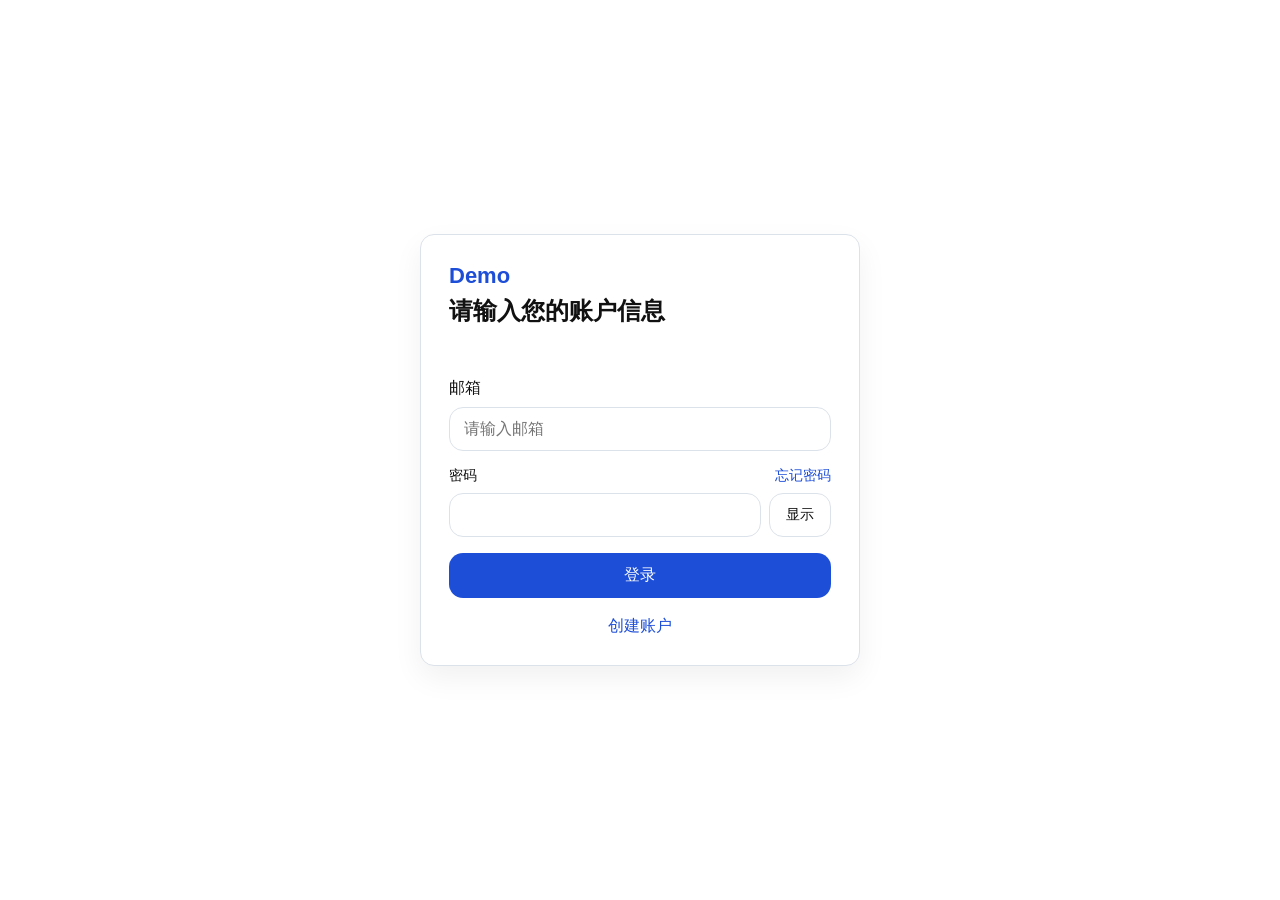
<file: frontend/index.html>
<!doctype html>
<html lang="zh-CN">
  <head>
    <meta charset="UTF-8" />
    <meta name="viewport" content="width=device-width, initial-scale=1.0" />
    <title>Demo - 登录</title>
    <link rel="stylesheet" href="./assets/styles.css" />
  </head>
  <body class="auth-page">
    <main class="auth-shell">
      <section class="card auth-card" aria-labelledby="auth-title">
        <p class="product-name">Demo</p>
        <h1 id="auth-title">请输入您的账户信息</h1>

        <div id="global-message" class="message" aria-live="polite"></div>

        <form id="login-form" novalidate>
          <label class="field">
            <span>邮箱</span>
            <input id="login-email" name="email" type="email" autocomplete="email" placeholder="请输入邮箱" required />
          </label>

          <div class="password-head">
            <span>密码</span>
            <a href="#" class="inline-link">忘记密码</a>
          </div>
          <label class="field">
            <div class="password-wrap">
              <input id="login-password" name="password" type="password" autocomplete="current-password" required />
              <button type="button" class="ghost-btn" data-toggle-password="login-password" aria-label="切换密码可见性">
                显示
              </button>
            </div>
          </label>

          <button type="submit" class="primary-btn">登录</button>
        </form>

        <p class="create-account-wrap">
          <a href="./register.html" class="inline-link">创建账户</a>
        </p>
      </section>
    </main>

    <script type="module" src="./js/auth.js"></script>
  </body>
</html>
</file>
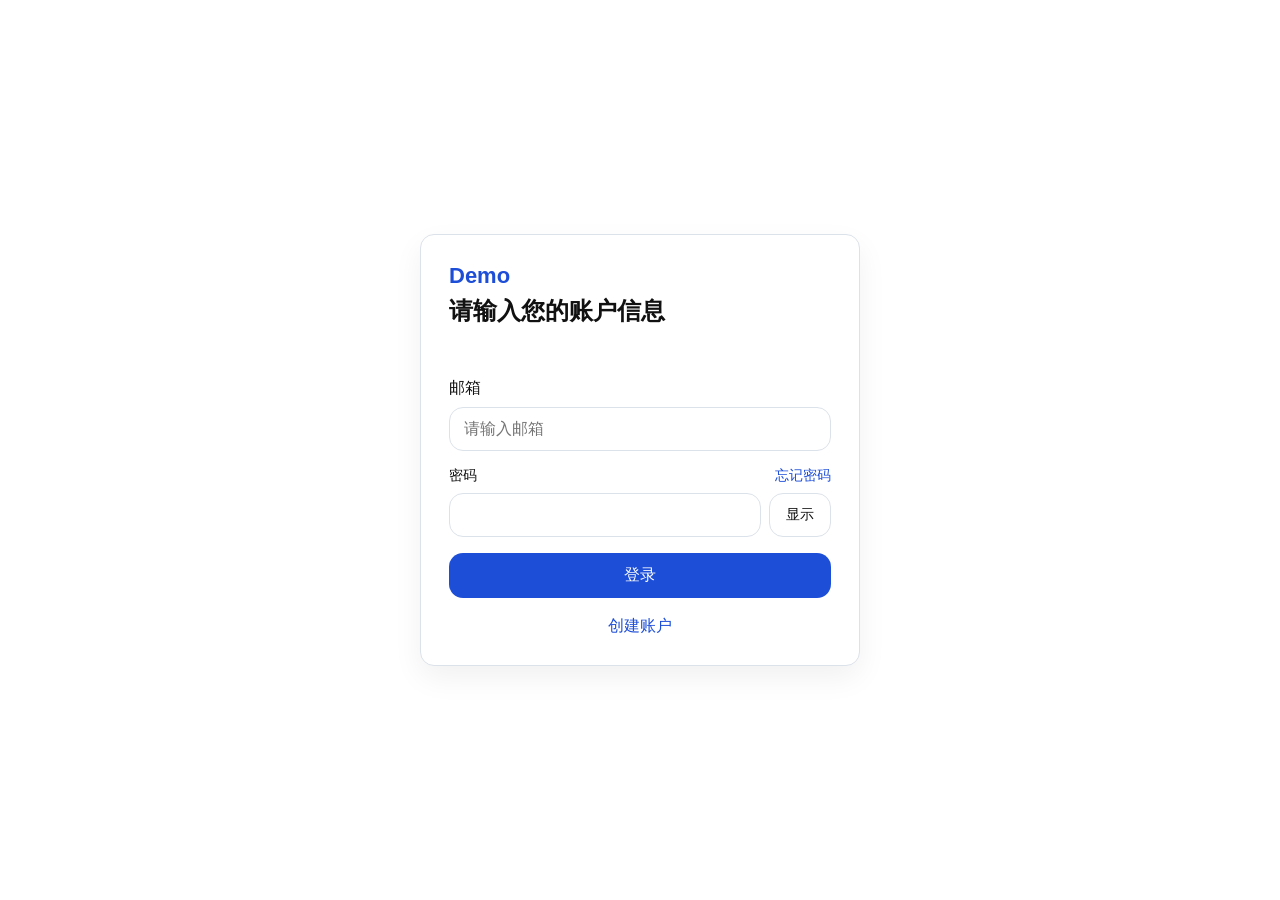
<file: frontend/sandbox/index.html>
<!doctype html>
<html lang="zh-CN">
  <head>
    <meta charset="UTF-8" />
    <meta name="viewport" content="width=device-width, initial-scale=1.0" />
    <title>QoS 路径编排工作台</title>
    <link rel="stylesheet" href="../assets/styles.css" />
  </head>
  <body>
    <main class="workspace-shell">
      <header class="workspace-header workspace-banner">
        <div>
          <h1>QoS 编排工作台</h1>
        </div>
        <button id="logout-btn" class="ghost-btn">退出登录</button>
      </header>

      <div class="workspace-main-grid">
        <div class="workspace-left">
          <section class="card">
            <h2>多模态输入路径</h2>
            <form id="path-form" novalidate>
              <label class="field">
                <span>选择异常检测模型</span>
                <select id="model-type" required>
                  <option value="CFM">CFM (图像 + 点云)</option>
                  <option value="Jigsaw">Jigsaw (视频 + 图像)</option>
                </select>
              </label>

              <!-- CFM模式输入 -->
              <div id="cfm-inputs">
                <label class="field">
                  <span>RGB 图像路径</span>
                  <input id="business-image-path" type="text" placeholder="例如: D:/data-driven_2/datasets/mvtec3d/cable_gland/train/good/rgb/000.png" required />
                </label>

                <label class="field">
                  <span>点云文件路径（.tif/.tiff）</span>
                  <input id="point-cloud-path" type="text" placeholder="例如: D:/data-driven_2/datasets/mvtec3d/cable_gland/train/good/tiff/000.tiff" required />
                </label>
              </div>

              <!-- Jigsaw模式输入 -->
              <div id="jigsaw-inputs" style="display:none;">
                <label class="field">
                  <span>视频文件路径 (.avi/.mp4)</span>
                  <input id="video-path" type="text" placeholder="例如: D:/data-driven_2/Jigsaw-VAD-main/Avenue Dataset/testing_videos/01.avi" />
                </label>

                <label class="field">
                  <span>辅助图像路径 (可选)</span>
                  <input id="aux-image-path" type="text" placeholder="例如: D:/data-driven_2/datasets/mvtec3d/cable_gland/train/good/rgb/000.png" />
                </label>
              </div>

              <button type="submit" class="secondary-btn">保存路径</button>
            </form>
          </section>

          <section class="card">
            <h2>填写虚拟计算资源需求</h2>
            <form id="resource-form" novalidate>
              <div class="grid-two">
                <label class="field">
                  <span>vCPU（核）</span>
                  <input id="vcpu" type="number" min="1" step="1" value="2" required />
                </label>
                <label class="field">
                  <span>内存（GB）</span>
                  <input id="memory" type="number" min="1" step="1" value="2" required />
                </label>
                <label class="field">
                  <span>存储（GB）</span>
                  <input id="storage" type="number" min="1" step="1" value="2" required />
                </label>
                <label class="field">
                  <span>带宽（Mbps）</span>
                  <input id="bandwidth" type="number" min="1" step="1" value="2" required />
                </label>
              </div>

              <label class="field">
                <span>数据库资源模板</span>
                <div class="grid-two">
                  <select id="resource-profile" required>
                    <option value="">请选择数据库中的可用资源</option>
                  </select>
                  <button id="refresh-resource-btn" type="button" class="ghost-btn">刷新资源</button>
                </div>
              </label>
              <div id="resource-load-message" class="message" aria-live="polite"></div>

              <button id="run-orchestration-btn" type="submit" class="primary-btn">提交并开始编排</button>
            </form>
          </section>

          <section class="card">
            <h2>物理资源可视化</h2>
            <div id="visualization-container">
              <canvas id="resource-canvas"></canvas>
            </div>
            <div id="visualization-message" class="message" aria-live="polite"></div>
          </section>

          <section class="card">
            <h2>添加物理节点资源</h2>
            <form id="add-node-form" novalidate>
              <div class="grid-two">
                <label class="field">
                  <span>CPU负载率(0-1)</span>
                  <input id="node-cpu" type="number" min="0" max="1" step="0.01" value="0.5" required />
                </label>
                <label class="field">
                  <span>内存负载率(0-1)</span>
                  <input id="node-memory" type="number" min="0" max="1" step="0.01" value="0.5" required />
                </label>
                <label class="field">
                  <span>能耗系数(0-1)</span>
                  <input id="node-energy" type="number" min="0" max="1" step="0.01" value="0.5" required />
                </label>
                <label class="field">
                  <span>vCPU（核）</span>
                  <input id="node-vcpu" type="number" min="1" step="1" value="16" required />
                </label>
                <label class="field">
                  <span>内存（GB）</span>
                  <input id="node-memory-gb" type="number" min="1" step="1" value="32" required />
                </label>
                <label class="field">
                  <span>存储（GB）</span>
                  <input id="node-storage" type="number" min="1" step="1" value="500" required />
                </label>
                <label class="field">
                  <span>带宽（Mbps）</span>
                  <input id="node-bandwidth" type="number" min="1" step="1" value="10000" required />
                </label>
              </div>
              <button id="add-node-btn" type="submit" class="secondary-btn">保存节点</button>
              <div id="add-node-message" class="message" aria-live="polite"></div>
            </form>
          </section>

          <section class="card">
            <h2>添加物理链路资源</h2>
            <form id="add-link-form" novalidate>
              <div class="grid-two">
                <label class="field">
                  <span>源节点ID</span>
                  <input id="link-src-node" type="number" min="0" step="1" placeholder="例如: 0" required />
                </label>
                <label class="field">
                  <span>目标节点ID</span>
                  <input id="link-dst-node" type="number" min="0" step="1" placeholder="例如: 1" required />
                </label>
                <label class="field">
                  <span>带宽(归一化0-2)</span>
                  <input id="link-bandwidth" type="number" min="0" max="2" step="0.1" value="1.0" required />
                </label>
                <label class="field">
                  <span>时延(ms)</span>
                  <input id="link-latency" type="number" min="0" step="1" value="10" required />
                </label>
                <label class="field">
                  <span>路径ID</span>
                  <input id="link-path-id" type="number" min="0" step="1" value="0" required />
                </label>
              </div>
              <button id="add-link-btn" type="submit" class="secondary-btn">保存链路</button>
              <div id="add-link-message" class="message" aria-live="polite"></div>
            </form>
          </section>

          <section class="card">
            <h2>删除物理资源</h2>
            <form id="delete-resource-form" novalidate>
              <label class="field">
                <span>选择要删除的资源</span>
                <select id="delete-resource-select" required>
                  <option value="">请选择要删除的资源</option>
                </select>
              </label>
              <div id="delete-resource-message" class="message" aria-live="polite"></div>
              <button id="delete-resource-btn" type="submit" class="danger-btn">删除资源</button>
            </form>
          </section>
        </div>

        <div class="workspace-right">
          <section class="card result-panel">
            <h2>编排结果</h2>
            <div id="orchestration-message" class="message" aria-live="polite"></div>
            <pre id="orchestration-result" class="result-box">暂无结果</pre>
            <button id="download-btn" class="secondary-btn" disabled>下载编排结果</button>
          </section>

          <section class="card result-panel">
            <h2>编排结果可视化</h2>
            <div id="result-visualization-status" class="message" aria-live="polite"></div>
            <div id="result-visualization-container">
              <canvas id="result-canvas"></canvas>
            </div>
          </section>
        </div>
      </div>
    </main>

    <script type="module" src="./path-workflow.js"></script>
  </body>
</html>
</file>
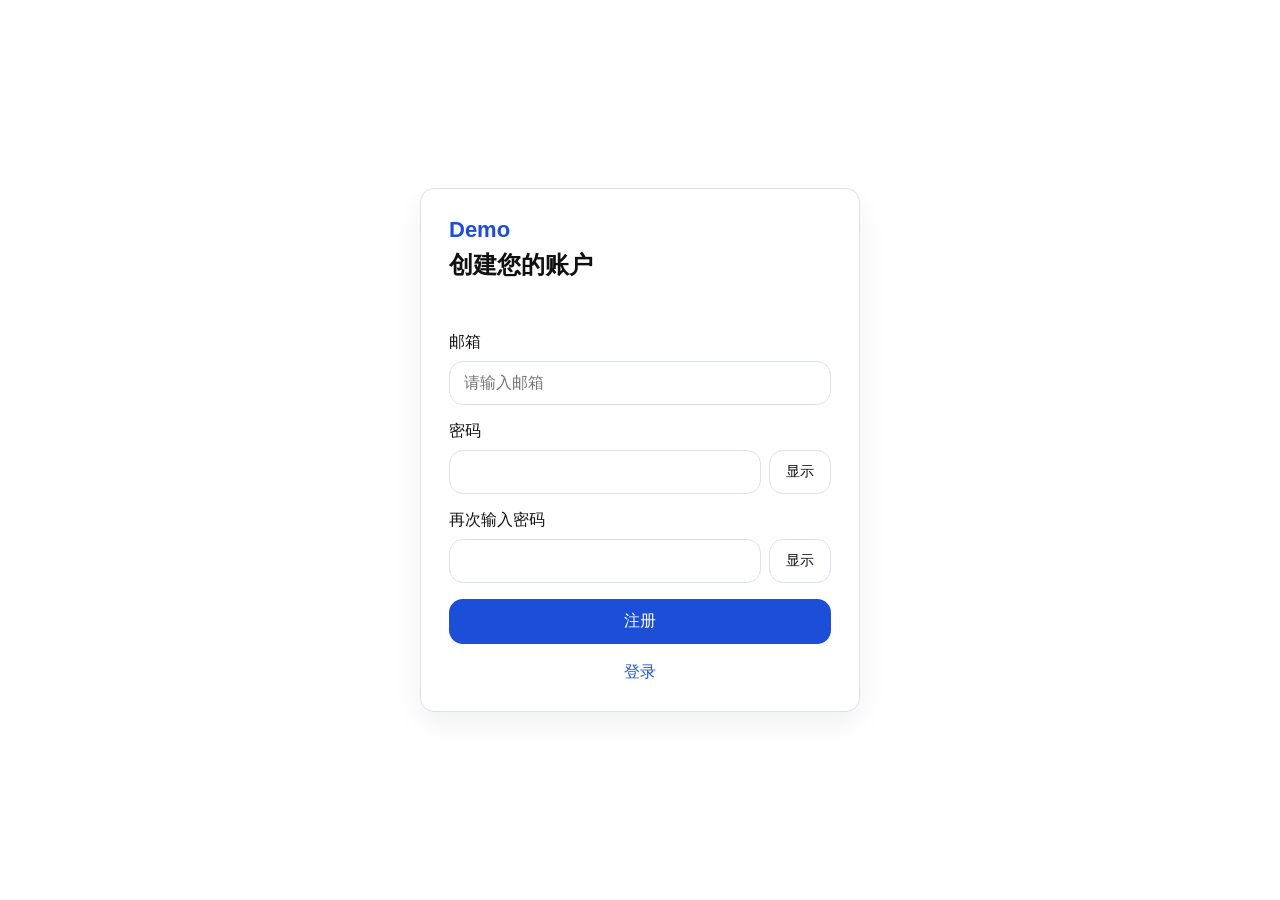
<file: frontend/register.html>
<!doctype html>
<html lang="zh-CN">
  <head>
    <meta charset="UTF-8" />
    <meta name="viewport" content="width=device-width, initial-scale=1.0" />
    <title>Demo - 注册</title>
    <link rel="stylesheet" href="./assets/styles.css" />
  </head>
  <body class="auth-page">
    <main class="auth-shell">
      <section class="card auth-card" aria-labelledby="register-title">
        <p class="product-name">Demo</p>
        <h1 id="register-title">创建您的账户</h1>

        <div id="register-message" class="message" aria-live="polite"></div>

        <form id="register-form" novalidate>
          <label class="field">
            <span>邮箱</span>
            <input id="register-email" name="email" type="email" autocomplete="email" placeholder="请输入邮箱" required />
          </label>

          <label class="field">
            <span>密码</span>
            <div class="password-wrap">
              <input id="register-password" name="password" type="password" autocomplete="new-password" required />
              <button type="button" class="ghost-btn" data-toggle-password="register-password" aria-label="切换密码可见性">
                显示
              </button>
            </div>
          </label>

          <label class="field">
            <span>再次输入密码</span>
            <div class="password-wrap">
              <input id="register-confirm-password" name="confirmPassword" type="password" autocomplete="new-password" required />
              <button type="button" class="ghost-btn" data-toggle-password="register-confirm-password" aria-label="切换密码可见性">
                显示
              </button>
            </div>
          </label>

          <button type="submit" class="primary-btn">注册</button>
        </form>

        <p class="create-account-wrap">
          <a href="./index.html" class="inline-link">登录</a>
        </p>
      </section>
    </main>

    <script type="module" src="./js/register.js"></script>
  </body>
</html>
</file>
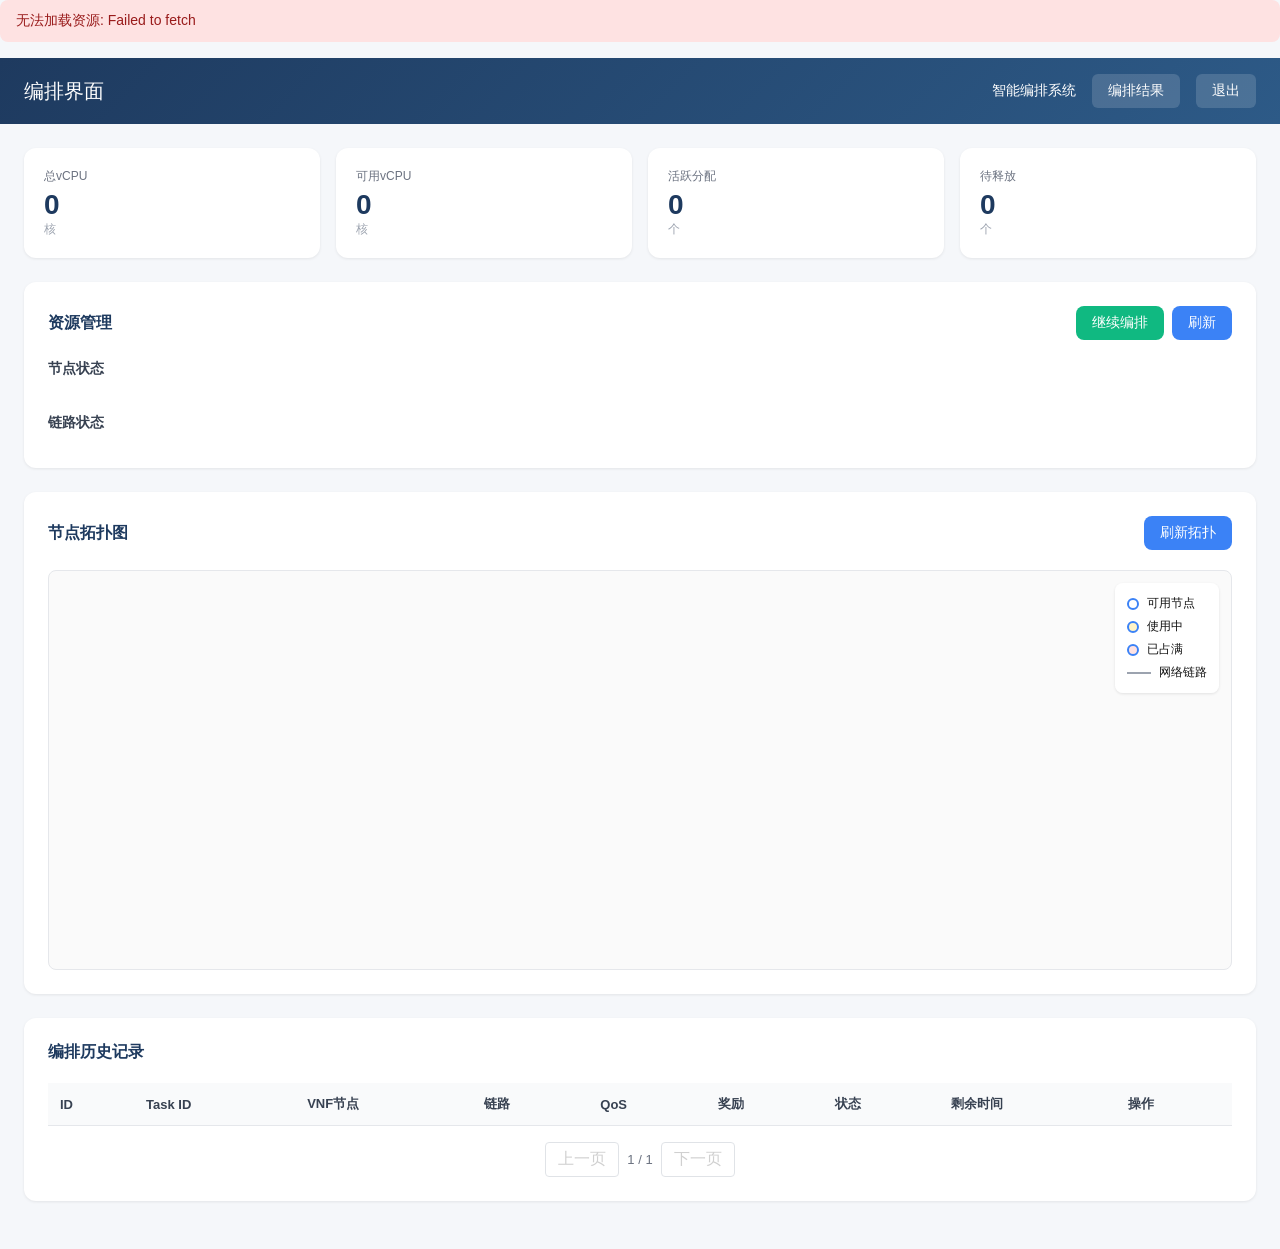
<file: frontend/sandbox/step6-orchestration-visualization.html>
<!doctype html>
<html lang="zh-CN">
  <head>
    <meta charset="UTF-8" />
    <meta name="viewport" content="width=device-width, initial-scale=1.0" />
    <title>编排界面 - 资源管理与编排结果</title>
    <link rel="stylesheet" href="../assets/styles.css" />
    <style>
      * { box-sizing: border-box; margin: 0; padding: 0; }
      body { font-family: -apple-system, BlinkMacSystemFont, 'Segoe UI', Roboto, sans-serif; background: #f5f7fa; min-height: 100vh; }

      /* Header */
      .header { background: linear-gradient(135deg, #1e3a5f 0%, #2d5a87 100%); padding: 16px 24px; color: #fff; display: flex; justify-content: space-between; align-items: center; }
      .header h1 { font-size: 20px; font-weight: 500; }
      .header .user-info { display: flex; align-items: center; gap: 16px; font-size: 14px; }
      .logout-btn { background: rgba(255,255,255,0.15); border: none; color: #fff; padding: 8px 16px; border-radius: 6px; cursor: pointer; }
      .logout-btn:hover { background: rgba(255,255,255,0.25); }

      /* Main */
      .main { max-width: 1400px; margin: 0 auto; padding: 24px; }

      /* Stats Bar */
      .stats-bar { display: grid; grid-template-columns: repeat(4, 1fr); gap: 16px; margin-bottom: 24px; }
      .stat-card { background: #fff; border-radius: 12px; padding: 20px; box-shadow: 0 1px 3px rgba(0,0,0,0.08); }
      .stat-card .label { font-size: 12px; color: #6b7280; margin-bottom: 4px; }
      .stat-card .value { font-size: 28px; font-weight: 600; color: #1e3a5f; }
      .stat-card .unit { font-size: 12px; color: #9ca3af; }

      /* Section */
      .section { background: #fff; border-radius: 12px; padding: 24px; margin-bottom: 24px; box-shadow: 0 1px 3px rgba(0,0,0,0.08); }
      .section-title { font-size: 16px; font-weight: 600; color: #1e3a5f; margin-bottom: 20px; display: flex; align-items: center; justify-content: space-between; }

      /* Node Visualization */
      .nodes-grid { display: grid; grid-template-columns: repeat(5, 1fr); gap: 24px; }
      .node-card { text-align: center; }
      .node-sphere { width: 120px; height: 120px; margin: 0 auto 12px; position: relative; }
      .sphere-bg { width: 100%; height: 100%; border-radius: 50%; background: linear-gradient(135deg, #e5e7eb 0%, #d1d5db 100%); position: relative; overflow: hidden; border: 3px solid #e5e7eb; }
      .sphere-fill { position: absolute; bottom: 0; left: 0; right: 0; background: linear-gradient(180deg, #3b82f6 0%, #2563eb 100%); transition: height 0.8s ease; border-radius: 0 0 50% 50%; }
      .sphere-fill.warning { background: linear-gradient(180deg, #f59e0b 0%, #d97706 100%); }
      .sphere-fill.danger { background: linear-gradient(180deg, #ef4444 0%, #dc2626 100%); }
      .sphere-fill.waiting { animation: pulse 1s infinite; }
      @keyframes pulse { 0%, 100% { opacity: 1; } 50% { opacity: 0.6; } }
      .node-label { font-size: 14px; font-weight: 600; color: #374151; }
      .node-info { font-size: 12px; color: #6b7280; margin-top: 4px; }
      .node-services { font-size: 11px; color: #9ca3af; }

      /* 链路卡片样式 */
      .link-card { background: #fff; border: 1px solid #e5e7eb; border-radius: 12px; padding: 16px; }
      .link-header { display: flex; justify-content: space-between; align-items: center; margin-bottom: 12px; }
      .link-id { font-size: 14px; font-weight: 600; color: #374151; }
      .link-status { font-size: 12px; font-weight: 500; }
      .link-path { display: flex; align-items: center; gap: 12px; margin-bottom: 12px; }
      .node-tag { background: #e5e7eb; color: #374151; font-size: 12px; font-weight: 600; padding: 4px 10px; border-radius: 6px; min-width: 32px; text-align: center; }
      .link-line-container { flex: 1; position: relative; height: 12px; }
      .link-line-bg { position: absolute; width: 100%; height: 100%; background: #e5e7eb; border-radius: 4px; }
      .link-line-fill { position: absolute; left: 0; top: 0; height: 100%; border-radius: 4px; transition: width 0.3s ease; min-width: 2px; }
      .link-percent-text { position: absolute; right: 4px; top: 50%; transform: translateY(-50%); font-size: 9px; font-weight: 600; }
      .link-info { display: flex; justify-content: space-between; font-size: 12px; color: #6b7280; margin-top: 4px; }
      .link-services { padding: 2px 8px; border-radius: 4px; font-size: 11px; font-weight: 500; }

      /* Service Count Badge */
      .service-badge { position: absolute; top: -4px; right: -4px; background: #10b981; color: #fff; font-size: 11px; font-weight: 600; padding: 4px 8px; border-radius: 10px; min-width: 20px; }

      /* Action Panel */
      .action-panel { display: flex; gap: 16px; align-items: center; flex-wrap: wrap; }
      .orch-btn { background: #3b82f6; color: #fff; border: none; padding: 12px 32px; border-radius: 8px; font-size: 16px; font-weight: 500; cursor: pointer; transition: all 0.2s; }
      .orch-btn:hover { background: #2563eb; transform: translateY(-1px); }
      .orch-btn:disabled { background: #94a3b8; cursor: not-allowed; transform: none; }
      .orch-btn.loading { background: #3b82f6; animation: pulse 1s infinite; }
      .orch-btn.secondary { background: #6b7280; }
      .orch-btn.secondary:hover { background: #4b5563; }

      /* QoS Input */
      .qos-inputs { display: flex; gap: 16px; flex-wrap: wrap; }
      .qos-item { display: flex; align-items: center; gap: 8px; }
      .qos-item label { font-size: 13px; color: #6b7280; min-width: 60px; }
      .qos-item input { width: 100px; padding: 8px 12px; border: 1px solid #d1d5db; border-radius: 6px; font-size: 14px; }
      .qos-item input:focus { outline: none; border-color: #3b82f6; }

      /* History Table */
      .history-table { width: 100%; border-collapse: collapse; }
      .history-table th, .history-table td { padding: 12px; text-align: left; border-bottom: 1px solid #e5e7eb; font-size: 13px; }
      .history-table th { background: #f9fafb; font-weight: 600; color: #374151; }
      .history-table tr:hover { background: #f9fafb; }
      .status-badge { display: inline-block; padding: 4px 10px; border-radius: 12px; font-size: 11px; font-weight: 500; }
      .status-badge.active { background: #dcfce7; color: #166534; }
      .status-badge.released { background: #e5e7eb; color: #6b7280; }
      .status-badge.failed { background: #fee2e2; color: #dc2626; }
      .timer { color: #6b7280; font-size: 12px; }
      .timer.warning { color: #f59e0b; }
      .timer.danger { color: #ef4444; }

      /* Message */
      .message { padding: 12px 16px; border-radius: 8px; margin-bottom: 16px; font-size: 14px; }
      .message.info { background: #dbeafe; color: #1e40af; }
      .message.success { background: #dcfce7; color: #166534; }
      .message.warning { background: #fef3c7; color: #92400e; }
      .message.error { background: #fee2e2; color: #991b1b; }

      /* Feature List */
      .feature-list { display: grid; grid-template-columns: repeat(2, 1fr); gap: 12px; margin-bottom: 20px; }
      .feature-item { display: flex; align-items: center; gap: 12px; padding: 12px 16px; background: #f9fafb; border-radius: 8px; }
      .feature-item .icon { width: 32px; height: 32px; border-radius: 8px; display: flex; align-items: center; justify-content: center; font-size: 16px; }
      .feature-item .icon.green { background: #dcfce7; }
      .feature-item .icon.blue { background: #dbeafe; }
      .feature-item .icon.yellow { background: #fef3c7; }
      .feature-item .icon.purple { background: #ede9fe; }
      .feature-item .text { font-size: 13px; color: #374151; }

      /* 节点拓扑图 */
      .topology-container { width: 100%; height: 400px; border: 1px solid #e5e7eb; border-radius: 8px; background: #fafafa; position: relative; overflow: hidden; }
      .topology-svg { width: 100%; height: 100%; }
      .topology-node { cursor: pointer; transition: transform 0.2s; }
      .topology-node:hover { transform: scale(1.1); }
      .topology-node circle { stroke: #3b82f6; stroke-width: 2; }
      .topology-node text { font-size: 14px; font-weight: 600; fill: #1e3a5f; text-anchor: middle; dominant-baseline: middle; }
      .topology-node .node-bg { fill: #fff; }
      .topology-node .node-bg.used { fill: #fef3c7; }
      .topology-node .node-bg.full { fill: #fee2e2; }
      .topology-link { stroke: #9ca3af; stroke-width: 2; marker-end: url(#arrowhead); }
      .topology-link .link-label { font-size: 11px; fill: #6b7280; }
      .topology-legend { position: absolute; top: 12px; right: 12px; background: rgba(255,255,255,0.95); padding: 12px; border-radius: 8px; font-size: 12px; box-shadow: 0 1px 3px rgba(0,0,0,0.1); }
      .legend-item { display: flex; align-items: center; gap: 8px; margin-bottom: 6px; }
      .legend-item:last-child { margin-bottom: 0; }
      .legend-circle { width: 12px; height: 12px; border-radius: 50%; border: 2px solid #3b82f6; }
      .legend-line { width: 24px; height: 2px; background: #9ca3af; }

      /* Loading */
      .loading-overlay { position: fixed; inset: 0; background: rgba(255,255,255,0.9); display: flex; align-items: center; justify-content: center; z-index: 100; }
      .loading-overlay .spinner { width: 40px; height: 40px; border: 3px solid #e5e7eb; border-top-color: #3b82f6; border-radius: 50%; animation: spin 0.8s linear infinite; }
      @keyframes spin { to { transform: rotate(360deg); } }
    </style>
  </head>
  <body>
    <div id="message"></div>
    <div class="header">
      <h1>编排界面</h1>
      <div class="user-info">
        <span>智能编排系统</span>
        <button class="logout-btn" onclick="window.location.href='step6-result.html'">编排结果</button>
        <button class="logout-btn" onclick="logout()">退出</button>
      </div>
    </div>

    <div class="main">
      <!-- 统计 -->
      <div class="stats-bar">
        <div class="stat-card">
          <div class="label">总vCPU</div>
          <div class="value" id="total-vcpu">0</div>
          <div class="unit">核</div>
        </div>
        <div class="stat-card">
          <div class="label">可用vCPU</div>
          <div class="value" id="free-vcpu">0</div>
          <div class="unit">核</div>
        </div>
        <div class="stat-card">
          <div class="label">活跃分配</div>
          <div class="value" id="active-allocations">0</div>
          <div class="unit">个</div>
        </div>
        <div class="stat-card">
          <div class="label">待释放</div>
          <div class="value" id="pending-release">0</div>
          <div class="unit">个</div>
        </div>
      </div>

      <!-- 资源管理 -->
      <div class="section">
        <div class="section-title">
          资源管理
          <div style="display: flex; gap: 8px;">
            <button class="orch-btn" onclick="continueOrchestration()" style="padding: 8px 16px; font-size: 14px; background: #10b981;">继续编排</button>
            <button class="orch-btn" onclick="refreshResources()" style="padding: 8px 16px; font-size: 14px;">刷新</button>
          </div>
        </div>

        <!-- 节点状态 -->
        <div style="margin-bottom: 24px;">
          <h4 style="font-size: 14px; color: #374151; margin-bottom: 12px;">节点状态</h4>
          <div class="nodes-grid" id="nodes-grid"></div>
        </div>

        <!-- 链路状态 -->
        <div>
          <h4 style="font-size: 14px; color: #374151; margin-bottom: 12px;">链路状态</h4>
          <div id="links-list" style="display: grid; grid-template-columns: repeat(auto-fill, minmax(280px, 1fr)); gap: 12px;"></div>
        </div>
      </div>

      <!-- 节点拓扑图 -->
      <div class="section">
        <div class="section-title">
          节点拓扑图
          <button class="orch-btn" onclick="renderTopology()" style="padding: 8px 16px; font-size: 14px;">刷新拓扑</button>
        </div>
        <div class="topology-container" id="topology-container">
          <svg class="topology-svg" id="topology-svg">
            <defs>
              <marker id="arrowhead" markerWidth="10" markerHeight="7" refX="9" refY="3.5" orient="auto">
                <polygon points="0 0, 10 3.5, 0 7" fill="#9ca3af" />
              </marker>
            </defs>
          </svg>
          <div class="topology-legend">
            <div class="legend-item">
              <div class="legend-circle" style="background:#fff;"></div>
              <span>可用节点</span>
            </div>
            <div class="legend-item">
              <div class="legend-circle" style="background:#fef3c7;"></div>
              <span>使用中</span>
            </div>
            <div class="legend-item">
              <div class="legend-circle" style="background:#fee2e2;"></div>
              <span>已占满</span>
            </div>
            <div class="legend-item">
              <div class="legend-line"></div>
              <span>网络链路</span>
            </div>
          </div>
        </div>
      </div>

      <!-- 添加资源对话框 -->
      <div id="add-resource-dialog" style="display: none; position: fixed; inset: 0; background: rgba(0,0,0,0.5); z-index: 1000; align-items: center; justify-content: center;">
        <div style="background: #fff; border-radius: 12px; padding: 24px; width: 400px; max-height: 80vh; overflow-y: auto;">
          <h3 style="font-size: 18px; margin-bottom: 20px;">添加资源</h3>

          <div style="margin-bottom: 16px;">
            <label style="display: block; font-size: 14px; color: #374151; margin-bottom: 8px;">资源类型</label>
            <select id="add-resource-type" style="width: 100%; padding: 10px; border: 1px solid #d1d5db; border-radius: 6px;" onchange="toggleResourceForm()">
              <option value="node">计算节点</option>
              <option value="link">网络链路</option>
            </select>
          </div>

          <!-- 节点表单 -->
          <div id="node-form">
            <div style="margin-bottom: 12px;">
              <label style="display: block; font-size: 13px; color: #6b7280;">节点ID</label>
              <input type="number" id="add-node-id" value="5" min="0" max="100" style="width: 100%; padding: 10px; border: 1px solid #d1d5db; border-radius: 6px;" />
            </div>
            <div style="margin-bottom: 12px;">
              <label style="display: block; font-size: 13px; color: #6b7280;">vCPU数量</label>
              <input type="number" id="add-node-vcpu" value="16" min="1" max="128" style="width: 100%; padding: 10px; border: 1px solid #d1d5db; border-radius: 6px;" />
            </div>
            <div style="margin-bottom: 12px;">
              <label style="display: block; font-size: 13px; color: #6b7280;">内存(GB)</label>
              <input type="number" id="add-node-memory" value="64" min="1" max="512" style="width: 100%; padding: 10px; border: 1px solid #d1d5db; border-radius: 6px;" />
            </div>
          </div>

          <!-- 链路表单 -->
          <div id="link-form" style="display: none;">
            <div style="margin-bottom: 12px;">
              <label style="display: block; font-size: 13px; color: #6b7280;">链路ID</label>
              <input type="number" id="add-link-id" value="8" min="0" max="100" style="width: 100%; padding: 10px; border: 1px solid #d1d5db; border-radius: 6px;" />
            </div>
            <div style="margin-bottom: 12px;">
              <label style="display: block; font-size: 13px; color: #6b7280;">源节点</label>
              <input type="number" id="add-link-src" value="0" min="0" max="100" style="width: 100%; padding: 10px; border: 1px solid #d1d5db; border-radius: 6px;" />
            </div>
            <div style="margin-bottom: 12px;">
              <label style="display: block; font-size: 13px; color: #6b7280;">目标节点</label>
              <input type="number" id="add-link-dst" value="1" min="0" max="100" style="width: 100%; padding: 10px; border: 1px solid #d1d5db; border-radius: 6px;" />
            </div>
            <div style="margin-bottom: 12px;">
              <label style="display: block; font-size: 13px; color: #6b7280;">带宽(Gbps)</label>
              <input type="number" id="add-link-bw" value="10" min="1" max="100" style="width: 100%; padding: 10px; border: 1px solid #d1d5db; border-radius: 6px;" />
            </div>
          </div>

          <div style="display: flex; gap: 12px; margin-top: 20px;">
            <button onclick="addResource()" class="orch-btn" style="flex: 1;">确认添加</button>
            <button onclick="closeAddResourceDialog()" class="orch-btn secondary" style="flex: 1; background: #6b7280;">取消</button>
          </div>
        </div>
      </div>

      <!-- 历史记录 -->
      <div class="section">
        <div class="section-title">编排历史记录</div>
        <table class="history-table">
          <thead>
            <tr>
              <th>ID</th>
              <th>Task ID</th>
              <th>VNF节点</th>
              <th>链路</th>
              <th>QoS</th>
              <th>奖励</th>
              <th>状态</th>
              <th>剩余时间</th>
              <th>操作</th>
            </tr>
          </thead>
          <tbody id="history-body"></tbody>
        </table>
        <!-- 分页 -->
        <div class="pagination" id="pagination" style="display: flex; justify-content: center; align-items: center; gap: 8px; margin-top: 16px;">
          <button onclick="changePage(-1)" id="prev-btn" style="padding: 6px 12px; border: 1px solid #d1d5db; background: #fff; border-radius: 4px; cursor: pointer;">上一页</button>
          <span id="page-info" style="font-size: 13px; color: #6b7280;">1 / 1</span>
          <button onclick="changePage(1)" id="next-btn" style="padding: 6px 12px; border: 1px solid #d1d5db; background: #fff; border-radius: 4px; cursor: pointer;">下一页</button>
        </div>
      </div>
    </div>

    <div class="loading-overlay" id="loading" style="display: none;">
      <div class="spinner"></div>
    </div>

    <script>
      const API_BASE = "http://127.0.0.1:8001";
      let resources = {};
      let historyData = [];
      let currentPage = 1;
      const pageSize = 10;
      let linksData = {};

      // 初始化
      async function init() {
        await loadResources();
        await loadLinks();
        await loadHistory();
        startRefreshTimer();
      }

      // 加载资源
      async function loadResources() {
        try {
          const resp = await fetch(`${API_BASE}/api/resources?t=${Date.now()}`);
          resources = await resp.json();
          console.log('loadResources:', JSON.stringify(resources));
          renderNodes();
          updateStats();
        } catch (e) {
          showMessage("无法加载资源: " + e.message, "error");
        }
      }

      // 加载链路
      async function loadLinks() {
        try {
          const resp = await fetch(`${API_BASE}/api/links?t=${Date.now()}`);
          linksData = await resp.json();
          console.log('loadLinks:', JSON.stringify(linksData));

          // 同时获取历史记录来确定活跃链路
          const historyResp = await fetch(`${API_BASE}/api/history?t=${Date.now()}`);
          const historyData = await historyResp.json();

          // 节点索引到名称的映射
          const indexToNode = {0: 'edge-1', 1: 'edge-2', 2: 'edge-3', 3: 'cloud-1', 4: 'cloud-2'};
          // 链路索引到ID的映射
          const indexToLink = {
            0: 'link-edge-1-2', 1: 'link-edge-2-3', 2: 'link-edge-1-3',
            3: 'link-edge-1-cloud1', 4: 'link-edge-2-cloud1', 5: 'link-edge-3-cloud2',
            6: 'link-cloud1-2', 7: 'link-edge-1-cloud2', 8: 'link-edge-2-cloud2'
          };
          // 节点到链路的映射
          const nodeToLink = {
            'edge-1-edge-2': 'link-edge-1-2', 'edge-2-edge-1': 'link-edge-1-2',
            'edge-1-edge-3': 'link-edge-1-3', 'edge-3-edge-1': 'link-edge-1-3',
            'edge-2-edge-3': 'link-edge-2-3', 'edge-3-edge-2': 'link-edge-2-3',
            'edge-1-cloud-1': 'link-edge-1-cloud1', 'cloud-1-edge-1': 'link-edge-1-cloud1',
            'edge-1-cloud-2': 'link-edge-1-cloud2', 'cloud-2-edge-1': 'link-edge-1-cloud2',
            'edge-2-cloud-1': 'link-edge-2-cloud1', 'cloud-1-edge-2': 'link-edge-2-cloud1',
            'edge-3-cloud-2': 'link-edge-3-cloud2', 'cloud-2-edge-3': 'link-edge-3-cloud2',
            'cloud-1-cloud-2': 'link-cloud1-2', 'cloud-2-cloud-1': 'link-cloud1-2'
          };

          // 构建活跃节点集合和链路使用量
          const activeNodes = new Set();
          const linkUsage = {}; // link_name -> used bandwidth

          historyData.forEach(h => {
            if (h.status === 'active') {
              // 收集活跃节点
              if (h.node_allocation) {
                Object.keys(h.node_allocation).forEach(n => activeNodes.add(n));
              }
              // 计算活跃链路的带宽使用
              if (h.link_path) {
                Object.values(h.link_path).forEach(lp => {
                  // 首先尝试使用link_id数字索引
                  if (lp.link_id !== undefined && lp.link_id !== null) {
                    const linkId = indexToLink[lp.link_id];
                    if (linkId) {
                      const bw = lp.bandwidth || 0.25;
                      linkUsage[linkId] = (linkUsage[linkId] || 0) + bw;
                      console.log('Found link by index:', lp.link_id, '->', linkId, 'bw:', bw);
                    }
                  }
                  // 如果link_id无效，尝试通过src/dst节点查找
                  if (!linkUsage[Object.keys(linkUsage).pop()] && lp.src !== undefined && lp.dst !== undefined) {
                    const srcNode = indexToNode[lp.src];
                    const dstNode = indexToNode[lp.dst];
                    if (srcNode && dstNode) {
                      const linkKey = `${srcNode}-${dstNode}`;
                      const linkId = nodeToLink[linkKey] || nodeToLink[`${dstNode}-${srcNode}`];
                      if (linkId) {
                        const bw = lp.bandwidth || 0.25;
                        linkUsage[linkId] = (linkUsage[linkId] || 0) + bw;
                        console.log('Found link by nodes:', srcNode, '->', dstNode, '->', linkId);
                      }
                    }
                  }
                });
              }
            }
          });

          console.log('Link usage from history:', linkUsage);

          // 调试：打印每个历史记录的link_path结构
          console.log('=== DEBUG: history link_path ===');
          historyData.forEach((h, i) => {
            if (h.status === 'active') {
              console.log(`History[${i}] status=${h.status}, link_path=`, JSON.stringify(h.link_path));
            }
          });

          // 为每条链路添加active标记和实际使用带宽
          Object.keys(linksData).forEach(linkId => {
            const link = linksData[linkId];
            const srcNode = link.src_node;
            const dstNode = link.dst_node;

            // 使用历史记录计算的实际使用带宽
            link.used_bandwidth_mbps = linkUsage[linkId] || link.used_bandwidth_mbps || 0;

            // 如果链路两端节点都活跃，则认为链路活跃
            link.isActive = linkUsage[linkId] > 0 || (activeNodes.has(srcNode) && activeNodes.has(dstNode));
          });

          console.log('Active nodes:', [...activeNodes], 'Processed links:', linksData);
          renderLinks();
          renderTopology();
        } catch (e) {
          console.error("无法加载链路:", e);
        }
      }

      // 渲染节点拓扑图
      function renderTopology() {
        const svg = document.getElementById("topology-svg");
        const container = document.getElementById("topology-container");
        if (!svg || !container) return;

        // 清空SVG内容（保留defs）
        const defs = svg.querySelector("defs");
        svg.innerHTML = "";
        if (defs) svg.appendChild(defs);

        // 设置SVG viewBox
        const width = container.clientWidth || 800;
        const height = container.clientHeight || 400;
        svg.setAttribute("viewBox", `0 0 ${width} ${height}`);
        const nodeIds = Object.keys(resources).sort((a, b) => a - b);
        const linkKeys = Object.keys(linksData).sort((a, b) => a - b);

        if (nodeIds.length === 0) {
          svg.innerHTML += `<text x="${width/2}" y="${height/2}" fill="#9ca3af" text-anchor="middle">暂无节点数据</text>`;
          return;
        }

        // 计算节点位置（圆形布局）
        const centerX = width / 2;
        const centerY = height / 2;
        const radius = Math.min(width, height) * 0.35;
        const nodePositions = {};

        nodeIds.forEach((nodeId, idx) => {
          const angle = (2 * Math.PI * idx / nodeIds.length) - Math.PI / 2;
          nodePositions[nodeId] = {
            x: centerX + radius * Math.cos(angle),
            y: centerY + radius * Math.sin(angle)
          };
        });

        // 先画链路（放在节点下面）
        linkKeys.forEach(linkId => {
          const link = linksData[linkId];
          // 确保使用字符串键查找节点位置
          const srcNodeKey = String(link.src_node);
          const dstNodeKey = String(link.dst_node);
          const src = nodePositions[srcNodeKey];
          const dst = nodePositions[dstNodeKey];

          if (src && dst) {
            // 绘制链路
            const line = document.createElementNS("http://www.w3.org/2000/svg", "line");
            line.setAttribute("x1", src.x);
            line.setAttribute("y1", src.y);
            line.setAttribute("x2", dst.x);
            line.setAttribute("y2", dst.y);
            line.setAttribute("class", "topology-link");

            // 使用链路自己的isActive属性或检查两端节点
            const linkActive = link.isActive ||
                            (resources[link.src_node]?.allocations > 0 && resources[link.dst_node]?.allocations > 0);

            line.setAttribute("stroke", linkActive ? "#3b82f6" : "#9ca3af");
            line.setAttribute("stroke-width", linkActive ? "4" : "2");
            line.setAttribute("opacity", linkActive ? "1" : "0.5");
            svg.appendChild(line);
          }
        });

        // 再画节点
        nodeIds.forEach(nodeId => {
          const r = resources[nodeId];
          const pos = nodePositions[nodeId];
          const fillPercent = r.free_vcpu / r.total_vcpu;

          let bgClass = "";
          if (r.free_vcpu === 0) bgClass = "full";
          else if (r.allocations > 0) bgClass = "used";

          // 节点组
          const g = document.createElementNS("http://www.w3.org/2000/svg", "g");
          g.setAttribute("class", "topology-node");
          g.setAttribute("transform", `translate(${pos.x}, ${pos.y})`);

          // 节点圆圈背景
          const circle = document.createElementNS("http://www.w3.org/2000/svg", "circle");
          circle.setAttribute("r", "28");
          circle.setAttribute("class", `node-bg ${bgClass}`);
          circle.setAttribute("fill", bgClass === "full" ? "#fee2e2" : bgClass === "used" ? "#fef3c7" : "#fff");
          circle.setAttribute("stroke", "#3b82f6");
          circle.setAttribute("stroke-width", "2");
          g.appendChild(circle);

          // 节点ID
          const text = document.createElementNS("http://www.w3.org/2000/svg", "text");
          text.setAttribute("y", "0");
          text.setAttribute("font-size", "14px");
          text.setAttribute("font-weight", "600");
          text.setAttribute("fill", "#1e3a5f");
          text.setAttribute("text-anchor", "middle");
          text.setAttribute("dominant-baseline", "middle");
          text.textContent = `N${nodeId}`;
          g.appendChild(text);

          // 节点信息（资源使用情况）
          const info = document.createElementNS("http://www.w3.org/2000/svg", "text");
          info.setAttribute("y", "42");
          info.setAttribute("font-size", "11px");
          info.setAttribute("fill", "#6b7280");
          info.setAttribute("text-anchor", "middle");
          info.textContent = `${r.free_vcpu}/${r.total_vcpu} vCPU`;
          g.appendChild(info);

          // allocation badge
          if (r.allocations > 0) {
            const badge = document.createElementNS("http://www.w3.org/2000/svg", "circle");
            badge.setAttribute("cx", "22");
            badge.setAttribute("cy", "-22");
            badge.setAttribute("r", "10");
            badge.setAttribute("fill", "#10b981");
            g.appendChild(badge);

            const badgeText = document.createElementNS("http://www.w3.org/2000/svg", "text");
            badgeText.setAttribute("x", "22");
            badgeText.setAttribute("y", "-22");
            badgeText.setAttribute("font-size", "10px");
            badgeText.setAttribute("font-weight", "600");
            badgeText.setAttribute("fill", "#fff");
            badgeText.setAttribute("text-anchor", "middle");
            badgeText.setAttribute("dominant-baseline", "middle");
            badgeText.textContent = r.allocations;
            g.appendChild(badgeText);
          }

          svg.appendChild(g);
        });
      }

      // 渲染链路 - 使用横向进度条样式
      function renderLinks() {
        const grid = document.getElementById("links-list");
        if (!grid) return;
        grid.innerHTML = "";

        Object.keys(linksData).sort((a,b) => a-b).forEach(linkId => {
          const l = linksData[linkId];

          // 检查链路两端的节点是否都有活跃分配
          const srcAlloc = resources[l.src_node]?.allocations || 0;
          const dstAlloc = resources[l.dst_node]?.allocations || 0;
          const linkActive = l.isActive || (srcAlloc > 0 && dstAlloc > 0);

          // 计算使用百分比 - 强制给最小值显示
          let usedMbps = l.used_bandwidth_mbps || 0;
          // 如果链路活跃但没有记录到带宽，给一个假设值
          if (linkActive && usedMbps === 0) {
            usedMbps = 0.25; // 假设使用了0.25Mbps
            console.log('DEBUG: Set usedMbps=0.25 for active link:', linkId);
          }

          const totalMbps = l.bandwidth_mbps || 1000;
          const usedPercent = totalMbps > 0 ? (usedMbps / totalMbps) * 100 : 0;

          // 强制显示状态 - 如果linkActive为true，一定显示使用中
          let barColor = "#10b981"; // 绿色
          let statusText = "空闲";
          // 如果链路是活跃的，强制显示25%宽度以便能看到
          let displayPercent = usedPercent;
          if (linkActive) {
            barColor = "#f59e0b"; // 黄色-使用中
            statusText = "使用中";
            displayPercent = 25; // 强制显示25%
            console.log('DEBUG: Link', linkId, 'is active, color=', barColor);
          } else if (usedPercent >= 80) {
            barColor = "#ef4444"; // 红色-满载
            statusText = "满载";
          }

          // 格式化显示
          const usedDisplay = usedMbps >= 1000 ? (usedMbps / 1000).toFixed(1) + ' G' : usedMbps.toFixed(0) + ' M';
          const totalDisplay = totalMbps >= 1000 ? (totalMbps / 1000).toFixed(0) + ' G' : totalMbps.toFixed(0) + ' M';

          grid.innerHTML += `
            <div class="link-card" style="border-left: 4px solid ${barColor};">
              <div class="link-header">
                <span class="link-id">链路 ${linkId}</span>
                <span class="link-status" style="color: ${barColor}; font-weight: bold;">${statusText}</span>
              </div>
              <div class="link-path">
                <span class="node-tag">${l.src_node}</span>
                <div class="link-line-container" style="background: ${linkActive ? barColor : '#e5e7eb'};">
                  <div class="link-line-fill" style="width: ${displayPercent}%; background: ${barColor}; height: 12px; display: block;"></div>
                  <span class="link-percent-text" style="color: ${usedPercent > 30 ? '#fff' : '#666'}; position: absolute; right: 5px; top: 50%; transform: translateY(-50%); font-size: 10px;">${linkActive ? '使用中' : usedPercent.toFixed(0) + '%'}</span>
                </div>
                <span class="node-tag">${l.dst_node}</span>
              </div>
              <div class="link-info">
                <span>${usedDisplay} / ${totalDisplay} Mbps</span>
                ${linkActive ? `<span class="link-services" style="color:${barColor}; font-weight: bold;">● 使用中</span>` : ''}
              </div>
            </div>
          `;
          console.log('Generated HTML for', linkId, ': barColor=', barColor, 'usedPercent=', usedPercent, 'displayPercent=', displayPercent);
        });
      }

      // 显示添加资源对话框
      function showAddResourceDialog() {
        document.getElementById("add-resource-dialog").style.display = "flex";
        // 重置表单
        document.getElementById("add-resource-type").value = "node";
        toggleResourceForm();
        // 自动生成下一个节点ID
        const nextNodeId = Object.keys(resources).length > 0 ?
          Math.max(...Object.keys(resources).map(Number)) + 1 : 0;
        document.getElementById("add-node-id").value = nextNodeId;
      }

      // 关闭添加资源对话框
      function closeAddResourceDialog() {
        document.getElementById("add-resource-dialog").style.display = "none";
      }

      // 根据资源类型切换表单
      function toggleResourceForm() {
        const type = document.getElementById("add-resource-type").value;
        document.getElementById("node-form").style.display = type === "node" ? "block" : "none";
        document.getElementById("link-form").style.display = type === "link" ? "block" : "none";

        if (type === "link") {
          // 自动生成下一个链路ID
          const nextLinkId = Object.keys(linksData).length > 0 ?
            Math.max(...Object.keys(linksData).map(Number)) + 1 : 0;
          document.getElementById("add-link-id").value = nextLinkId;
        }
      }

      // 添加资源
      async function addResource() {
        const type = document.getElementById("add-resource-type").value;

        if (type === "node") {
          // 添加节点
          const nodeId = parseInt(document.getElementById("add-node-id").value);
          const vcpu = parseInt(document.getElementById("add-node-vcpu").value) || 16;
          const memory = parseInt(document.getElementById("add-node-memory").value) || 64;

          if (isNaN(nodeId) || nodeId < 0) {
            showMessage("请输入有效的节点ID", "error");
            return;
          }

          try {
            const resp = await fetch(`${API_BASE}/resources/nodes`, {
              method: "POST",
              headers: { "Content-Type": "application/json" },
              body: JSON.stringify({
                node_id: nodeId,
                vcpu: vcpu,
                memory_gb: memory
              })
            });
            const result = await resp.json();
            if (result.status === "success") {
              showMessage(`节点 ${nodeId} 添加成功 (${vcpu} vCPU, ${memory} GB)`, "success");
              closeAddResourceDialog();
              await loadResources();
              renderTopology();
            } else {
              showMessage("添加失败: " + (result.error || "未知错误"), "error");
            }
          } catch (e) {
            showMessage("请求失败: " + e.message, "error");
          }
        } else {
          // 添加链路
          const linkId = parseInt(document.getElementById("add-link-id").value);
          const srcNode = parseInt(document.getElementById("add-link-src").value);
          const dstNode = parseInt(document.getElementById("add-link-dst").value);
          const bw = parseInt(document.getElementById("add-link-bw").value) || 10;

          if (isNaN(linkId) || isNaN(srcNode) || isNaN(dstNode)) {
            showMessage("请输入有效的链路信息", "error");
            return;
          }

          if (srcNode === dstNode) {
            showMessage("源节点和目标节点不能相同", "error");
            return;
          }

          try {
            const resp = await fetch(`${API_BASE}/resources/links`, {
              method: "POST",
              headers: { "Content-Type": "application/json" },
              body: JSON.stringify({
                link_id: linkId,
                src_node: srcNode,
                dst_node: dstNode,
                bandwidth_gbps: bw
              })
            });
            const result = await resp.json();
            if (result.status === "success") {
              showMessage(`链路 ${linkId} 添加成功 (${srcNode} → ${dstNode}, ${bw} Gbps)`, "success");
              closeAddResourceDialog();
              await loadLinks();
            } else {
              showMessage("添加失败: " + (result.error || "未知错误"), "error");
            }
          } catch (e) {
            showMessage("请求失败: " + e.message, "error");
          }
        }
      }

      // 渲染节点
      function renderNodes() {
        const grid = document.getElementById("nodes-grid");
        grid.innerHTML = "";

        Object.keys(resources).sort((a,b) => a-b).forEach(nodeId => {
          const r = resources[nodeId];
          const usedPercent = ((r.total_vcpu - r.free_vcpu) / r.total_vcpu * 100);
          const fillPercent = (r.free_vcpu / r.total_vcpu * 100);

          let fillClass = "";
          if (r.allocations > 0 && r.free_vcpu < 8) fillClass = "warning";
          if (r.free_vcpu === 0) fillClass = "danger";

          grid.innerHTML += `
            <div class="node-card">
              <div class="node-sphere">
                <div class="sphere-bg">
                  <div class="sphere-fill ${fillClass}" style="height: ${fillPercent}%;">
                    ${r.allocations > 0 ? `<span class="service-badge">${r.allocations}</span>` : ''}
                  </div>
                </div>
              </div>
              <div class="node-label">节点 ${nodeId}</div>
              <div class="node-info">可用: ${r.free_vcpu} vCPU / ${r.total_vcpu}</div>
              <div class="node-services">${r.allocations} 个服务</div>
            </div>
          `;
        });
      }

      // 更新统计
      function updateStats() {
        let totalVcpu = 0, freeVcpu = 0, activeAlloc = 0;
        Object.values(resources).forEach(r => {
          totalVcpu += r.total_vcpu;
          freeVcpu += r.free_vcpu;
          activeAlloc += r.allocations;
        });
        document.getElementById("total-vcpu").textContent = totalVcpu;
        document.getElementById("free-vcpu").textContent = freeVcpu;
        document.getElementById("active-allocations").textContent = activeAlloc;

        // 计算待释放
        const pending = historyData.filter(h => h.status === "active").length;
        document.getElementById("pending-release").textContent = pending;
      }

      // 提交编排
      async function submitOrchestration() {
        const btn = document.getElementById("orch-btn");
        const reqBw = parseInt(document.getElementById("req-bw").value) || 8;
        const reqMem = parseInt(document.getElementById("req-mem").value) || 16;

        btn.disabled = true;
        btn.textContent = "处理中...";
        btn.classList.add("loading");
        showMessage("正在提交编排请求...", "info");

        try {
          const taskId = "web-" + Date.now();
          const resp = await fetch(`${API_BASE}/api/orchestrate`, {
            method: "POST",
            headers: { "Content-Type": "application/json" },
            body: JSON.stringify({
              task_id: taskId,
              qos_vector: [0.8, 0.1, 1.0, 0.05],
              resource_request: { vcpu: reqBw, memory: reqMem }
            })
          });

          const result = await resp.json();

          if (result.status === "success") {
            // 刷新资源
            await loadResources();
            await loadHistory();

            // 触发资源不足警告
            if (result.error || result.resource_ok === false) {
              showMessage("警告: 资源不足或等待超时!", "warning");
            }
          } else {
            showMessage(`编排失败: ${result.error}`, "error");
          }
        } catch (e) {
          showMessage("请求失败: " + e.message, "error");
        } finally {
          btn.disabled = false;
          btn.textContent = "提交编排";
          btn.classList.remove("loading");
        }
      }

      // 加载历史
      async function loadHistory() {
        try {
          const resp = await fetch(`${API_BASE}/api/history`);
          historyData = await resp.json();
          renderHistory();
        } catch (e) {
          console.error("无法加载历史:", e);
          // 即使后端历史加载失败，也尝试加载本地历史
          renderHistory();
        }
      }

      // 加载本地编排历史记录
      function loadLocalOrchestrationHistory() {
        try {
          return JSON.parse(localStorage.getItem("orchestration_history") || "[]");
        } catch {
          return [];
        }
      }

      // 渲染历史
      function renderHistory() {
        const tbody = document.getElementById("history-body");
        tbody.innerHTML = "";

        // 合并后端历史和本地历史
        let allHistory = [...historyData];

        // 添加本地编排历史（来自直接编排）
        const localHistory = loadLocalOrchestrationHistory();
        const now = new Date();

        // 用于去重：记录已在后端出现的task_id
        const backendTaskIds = new Set(historyData.map(h => h.task_id));

        localHistory.forEach((h, idx) => {
          // 跳过已在后端存在的记录（避免重复显示）
          if (h.task_id && backendTaskIds.has(h.task_id)) {
            return;
          }

          let releaseTime = null;
          let calculatedStatus = h.status;
          if (h.status === "success" && h.createdAt) {
            const created = new Date(h.createdAt);
            releaseTime = new Date(created.getTime() + 60000);
            if (now >= releaseTime) {
              calculatedStatus = "released";
            }
          }

          allHistory.push({
            allocation_id: h.task_id?.substring(0, 8) || "-",
            task_id: h.task_id || "-",
            vnf_node: h.result?.vnf_node || [],
            link_path: h.result?.link_path || {},
            qos_vector: h.qos_vector || [],
            reward: h.result?.reward || 0,
            status: calculatedStatus,
            release_time: releaseTime ? releaseTime.toISOString() : null,
            isLocal: true,
            localIndex: idx,
            createdAt: h.createdAt
          });
        });

        // 按时间排序
        allHistory.sort((a, b) => {
          const timeA = a.createdAt ? new Date(a.createdAt).getTime() : 0;
          const timeB = b.createdAt ? new Date(b.createdAt).getTime() : 0;
          return timeB - timeA;
        });

        // 计算分页
        const totalItems = allHistory.length;
        const totalPages = Math.ceil(totalItems / pageSize) || 1;
        if (currentPage > totalPages) currentPage = totalPages;

        const start = (currentPage - 1) * pageSize;
        const end = start + pageSize;
        const pageData = allHistory.slice(start, end);

        // 渲染当前页
        pageData.forEach((h) => {
          let timerClass = "";
          let remaining = "";

          if (h.status === "active" && h.release_time) {
            const release = new Date(h.release_time);
            const now = new Date();
            const secs = Math.max(0, Math.floor((release - now) / 1000));
            remaining = `${secs}秒`;
            if (secs <= 10) timerClass = "danger";
            else if (secs <= 30) timerClass = "warning";
          } else if (h.isLocal && h.createdAt && h.status === "active") {
            const created = new Date(h.createdAt);
            const releaseTime = new Date(created.getTime() + 60000);
            const now = new Date();
            const secs = Math.max(0, Math.floor((releaseTime - now) / 1000));
            remaining = `${secs}秒`;
            if (secs <= 10) timerClass = "danger";
            else if (secs <= 30) timerClass = "warning";
          }

          const isLocal = h.isLocal ? '<span style="color:#10b981;font-size:11px;">[直接编排]</span>' : '';

          let actionButtons = '';
          if (h.isLocal) {
            actionButtons = `<button onclick="deleteHistoryRecord(${h.localIndex}, true)" style="padding:4px 8px;font-size:11px;background:#ef4444;color:#fff;border:none;border-radius:4px;cursor:pointer;">删除</button>`;
          } else if (h.status === "active") {
            actionButtons = `<button onclick="releaseAllocation(${h.allocation_id})" style="padding:4px 8px;font-size:11px;background:#f59e0b;color:#fff;border:none;border-radius:4px;cursor:pointer;">释放</button>`;
          } else if (h.status === "released") {
            actionButtons = `<button onclick="deleteHistoryRecord(${h.allocation_id}, false)" style="padding:4px 8px;font-size:11px;background:#ef4444;color:#fff;border:none;border-radius:4px;cursor:pointer;">删除</button>`;
          } else {
            actionButtons = '<span style="color:#9ca3af;font-size:11px;">-</span>';
          }

          tbody.innerHTML += `
            <tr>
              <td>${h.allocation_id}</td>
              <td>${h.task_id} ${isLocal}</td>
              <td>[${h.vnf_node?.join(", ")}]</td>
              <td>${h.link_path && Object.keys(h.link_path).length > 0 ? JSON.stringify(h.link_path) : '-'}</td>
              <td>${h.qos_vector?.slice(0,2).join(", ")}</td>
              <td>${h.reward?.toFixed(1)}</td>
              <td><span class="status-badge ${h.status}">${h.status}</span></td>
              <td class="timer ${timerClass}">${remaining}</td>
              <td>${actionButtons}</td>
            </tr>
          `;
        });

        // 更新分页控件
        document.getElementById("page-info").textContent = `${currentPage} / ${totalPages}`;
        document.getElementById("prev-btn").disabled = currentPage <= 1;
        document.getElementById("next-btn").disabled = currentPage >= totalPages;
      }

      // 切换页面
      function changePage(delta) {
        const newPage = currentPage + delta;
        // 计算总页数
        let allHistory = [...historyData];
        const localHistory = loadLocalOrchestrationHistory();
        allHistory = [...allHistory, ...localHistory];
        const totalPages = Math.ceil(allHistory.length / pageSize) || 1;

        if (newPage >= 1 && newPage <= totalPages) {
          currentPage = newPage;
          renderHistory();
        }
      }

      // 删除历史记录
      async function deleteHistoryRecord(idOrIndex, isLocal) {
        if (!confirm("确认删除此历史记录?")) return;

        if (isLocal) {
          // 删除本地历史记录
          try {
            let history = JSON.parse(localStorage.getItem("orchestration_history") || "[]");
            // 删除对应索引的记录
            history.splice(idOrIndex, 1);
            localStorage.setItem("orchestration_history", JSON.stringify(history));
            showMessage("记录已删除", "success");
            await loadHistory();
          } catch (e) {
            showMessage("删除失败: " + e.message, "error");
          }
        } else {
          // 删除后端历史记录
          try {
            const resp = await fetch(`${API_BASE}/api/history`, {
              method: "DELETE",
              headers: { "Content-Type": "application/json" },
              body: JSON.stringify({ allocation_id: idOrIndex })
            });
            const result = await resp.json();
            if (result.status === "success") {
              showMessage("记录已删除", "success");
              await loadHistory();
            } else {
              showMessage("删除失败: " + (result.error || "未知错误"), "error");
            }
          } catch (e) {
            showMessage("请求失败: " + e.message, "error");
          }
        }
      }

      // 释放分配
      async function releaseAllocation(id) {
        if (!confirm("确认释放此资源分配?")) return;
        try {
          const resp = await fetch(`${API_BASE}/api/release`, {
            method: "POST",
            headers: { "Content-Type": "application/json" },
            body: JSON.stringify({ allocation_id: id })
          });
          const result = await resp.json();
          if (result.status === "success") {
            showMessage(result.message || "已释放", "success");
            await loadResources();
            await loadHistory();
          } else {
            showMessage(result.message || "释放失败", "error");
          }
        } catch (e) {
          showMessage("释放失败: " + e.message, "error");
        }
      }

      // 刷新资源
      async function refreshResources() {
        await loadResources();
        await loadHistory();
        showMessage("已刷新", "info");
      }

      // 定时刷新
      function startRefreshTimer() {
        setInterval(async () => {
          // 先调用自动释放API
          try {
            await fetch(`${API_BASE}/api/release/auto`, { method: "POST" });
          } catch (e) {
            // 忽略自动释放错误
          }
          // 然后刷新数据
          loadResources();
          loadLinks();
          loadHistory();
        }, 5000);
      }

      // 消息
      function showMessage(text, type) {
        document.getElementById("message").innerHTML = `<div class="message ${type}">${text}</div>`;
      }

      // 登出
      function logout() {
        localStorage.removeItem("qos_token");
        window.location.href = "../index.html";
      }

      // 继续编排 - 跳回step1
      function continueOrchestration() {
        window.location.href = "step1-entry.html";
      }

      init();
    </script>
  </body>
</html>
</file>
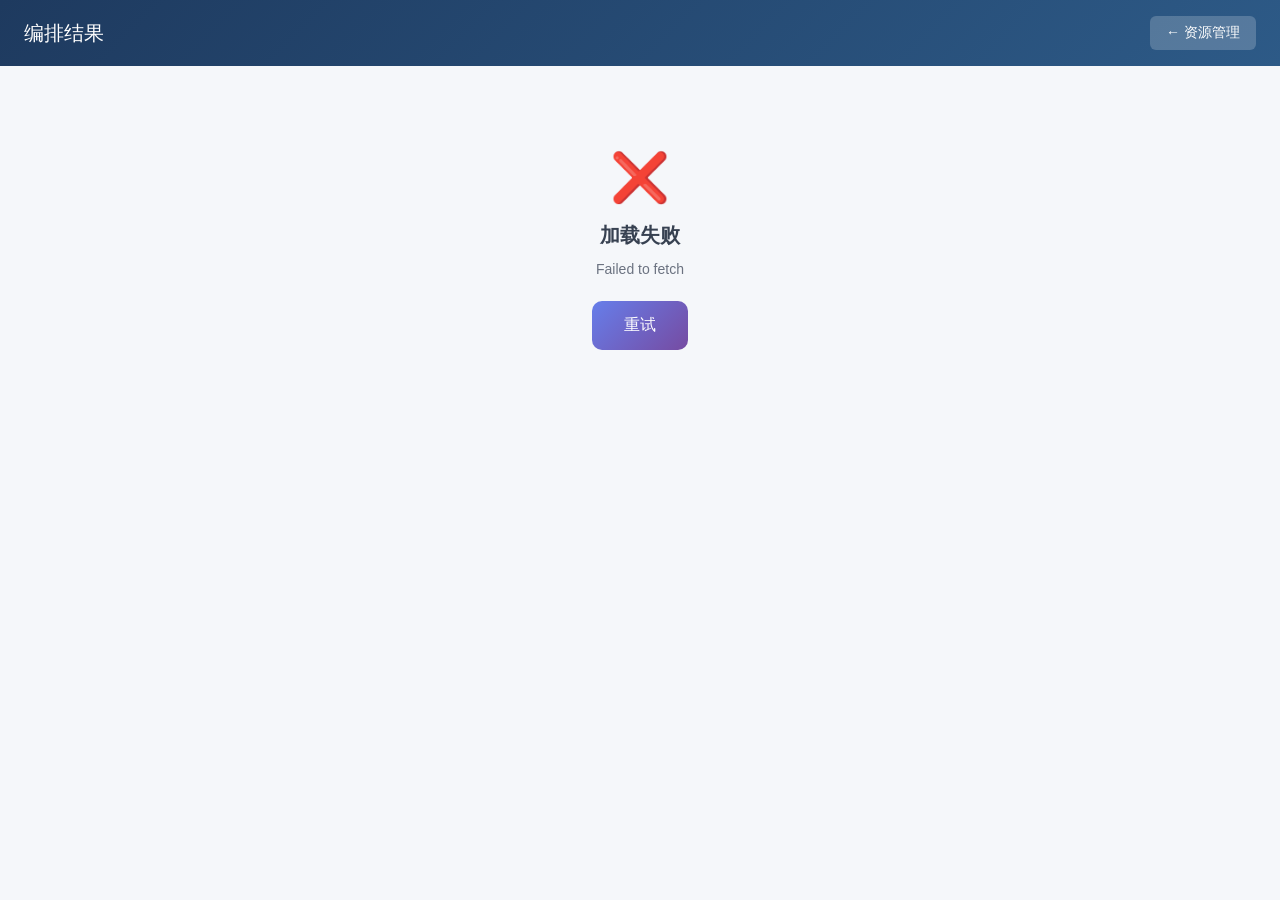
<file: frontend/sandbox/step6-result.html>
<!doctype html>
<html lang="zh-CN">
<head>
  <meta charset="UTF-8" />
  <meta name="viewport" content="width=device-width, initial-scale=1.0" />
  <title>编排结果 - 数据编排系统</title>
  <link rel="stylesheet" href="../assets/styles.css" />
  <style>
    * { box-sizing: border-box; margin: 0; padding: 0; }
    body { font-family: -apple-system, BlinkMacSystemFont, 'Segoe UI', Roboto, sans-serif; background: #f5f7fa; min-height: 100vh; }

    /* Header */
    .header { background: linear-gradient(135deg, #1e3a5f 0%, #2d5a87 100%); padding: 16px 24px; color: #fff; display: flex; justify-content: space-between; align-items: center; }
    .header h1 { font-size: 20px; font-weight: 500; }
    .header .user-info { display: flex; align-items: center; gap: 12px; font-size: 14px; }
    .header-btn { background: rgba(255,255,255,0.2); border: none; color: #fff; padding: 8px 16px; border-radius: 6px; cursor: pointer; font-size: 14px; }
    .header-btn:hover { background: rgba(255,255,255,0.3); }

    /* Main */
    .main { max-width: 1200px; margin: 0 auto; padding: 24px; }

    /* 状态标签 */
    .status-badge {
      display: inline-block;
      padding: 4px 12px;
      border-radius: 20px;
      font-size: 13px;
      font-weight: 500;
    }
    .status-badge.success { background: #dcfce7; color: #166534; }
    .status-badge.warning { background: #fef3c7; color: #92400e; }
    .status-badge.error { background: #fee2e2; color: #991b1b; }
    .status-badge.neutral { background: #f3f4f6; color: #374151; }

    /* 编排结果卡片 */
    .result-main-card {
      background: #fff;
      border-radius: 16px;
      padding: 32px;
      margin-bottom: 24px;
      box-shadow: 0 4px 12px rgba(0,0,0,0.08);
    }
    .result-title {
      font-size: 24px;
      font-weight: 600;
      color: #1e3a5f;
      margin-bottom: 24px;
      display: flex;
      align-items: center;
      gap: 12px;
    }
    .result-title .icon { font-size: 28px; }

    /* 结果网格 */
    .result-grid {
      display: grid;
      grid-template-columns: repeat(3, 1fr);
      gap: 20px;
    }
    .result-item {
      background: #f8fafc;
      border-radius: 12px;
      padding: 20px;
      text-align: center;
    }
    .result-item.highlight {
      background: linear-gradient(135deg, #667eea 0%, #764ba2 100%);
      color: #fff;
    }
    .result-item .label {
      font-size: 13px;
      color: #6b7280;
      margin-bottom: 8px;
    }
    .result-item.highlight .label { color: rgba(255,255,255,0.8); }
    .result-item .value {
      font-size: 28px;
      font-weight: 700;
      color: #1e3a5f;
    }
    .result-item.highlight .value { color: #fff; }
    .result-item .sub-value {
      font-size: 12px;
      color: #6b7280;
      margin-top: 4px;
    }
    .result-item.highlight .sub-value { color: rgba(255,255,255,0.7); }

    /* 状态列表 */
    .status-list {
      display: grid;
      grid-template-columns: repeat(2, 1fr);
      gap: 16px;
      margin-top: 24px;
      padding-top: 24px;
      border-top: 1px solid #e5e7eb;
    }
    .status-item {
      display: flex;
      align-items: center;
      justify-content: space-between;
      padding: 16px 20px;
      background: #f8fafc;
      border-radius: 10px;
    }
    .status-item .name { font-size: 14px; color: #374151; }
    .status-item .name .icon { margin-right: 8px; }

    /* 按钮区域 */
    .action-btns {
      display: flex;
      gap: 16px;
      margin-top: 32px;
      justify-content: center;
    }
    .action-btn {
      padding: 14px 32px;
      border-radius: 10px;
      font-size: 16px;
      font-weight: 500;
      cursor: pointer;
      border: none;
      transition: all 0.2s;
    }
    .action-btn.primary {
      background: linear-gradient(135deg, #667eea 0%, #764ba2 100%);
      color: #fff;
    }
    .action-btn.primary:hover { transform: translateY(-2px); box-shadow: 0 4px 12px rgba(102,126,234,0.4); }
    .action-btn.secondary {
      background: #fff;
      color: #374151;
      border: 2px solid #e5e7eb;
    }
    .action-btn.secondary:hover { background: #f9fafb; }

    /* 信息提示 */
    .info-tip {
      background: #eff6ff;
      border: 1px solid #bfdbfe;
      border-radius: 10px;
      padding: 16px 20px;
      margin-top: 24px;
      display: flex;
      align-items: center;
      gap: 12px;
      color: #1e40af;
      font-size: 14px;
    }
    .info-tip .icon { font-size: 20px; }

    /* 没有结果时 */
    .no-result {
      text-align: center;
      padding: 60px 20px;
    }
    .no-result .icon { font-size: 48px; margin-bottom: 16px; }
    .no-result .title { font-size: 20px; font-weight: 600; color: #374151; margin-bottom: 12px; }
    .no-result .desc { color: #6b7280; font-size: 14px; margin-bottom: 24px; }
  </style>
</head>
<body>
  <div class="header">
    <h1>编排结果</h1>
    <div class="user-info">
      <button class="header-btn" onclick="goResourceMgmt()">← 资源管理</button>
    </div>
  </div>

  <div class="main" id="result-container">
    <!-- 由JavaScript填充 -->
  </div>

  <script>
    const API_BASE = "http://127.0.0.1:8001";

    // 加载最新编排结果
    async function loadLatestResult() {
      try {
        // 获取最新历史记录
        const resp = await fetch(`${API_BASE}/api/history`);
        const history = await resp.json();

        const container = document.getElementById("result-container");

        if (!history || history.length === 0) {
          showNoResult(container);
          return;
        }

        // 获取最新的成功记录
        const latest = history.find(h => h.status === "active") || history[0];
        if (!latest) {
          showNoResult(container);
          return;
        }

        // 渲染结果
        renderResult(container, latest);

      } catch (e) {
        console.error("加载失败:", e);
        document.getElementById("result-container").innerHTML = `
          <div class="no-result">
            <div class="icon">❌</div>
            <div class="title">加载失败</div>
            <div class="desc">${e.message}</div>
            <button class="action-btn primary" onclick="loadLatestResult()">重试</button>
          </div>
        `;
      }
    }

    // 显示无结果
    function showNoResult(container) {
      container.innerHTML = `
        <div class="result-main-card">
          <div class="no-result">
            <div class="icon">📭</div>
            <div class="title">暂无编排记录</div>
            <div class="desc">请点击"继续编排"发起新的编排请求</div>
            <button class="action-btn primary" onclick="continueOrchestration()">继续编排</button>
          </div>
        </div>
      `;
    }

    // 渲染编排结果
    function renderResult(container, result) {
      const vnfNodes = result.vnf_node || [];
      const linkPath = result.link_path || {};
      const nodeIds = vnfNodes.join(" → ");

      // 解析链路信息
      let linkInfo = "-";
      let bandwidthInfo = "-";
      let latencyInfo = "-";

      if (Object.keys(linkPath).length > 0) {
        const links = [];
        const bws = [];
        const lats = [];
        for (const [idx, link] of Object.entries(linkPath)) {
          if (link.link_id !== undefined) {
            links.push(`${link.src} → ${link.dst}`);
            bws.push((link.bandwidth || 0).toFixed(2));
            lats.push((link.latency || 0).toFixed(1));
          }
        }
        linkInfo = links.join(", ");
        bandwidthInfo = bws.join(" + ") + " Gbps";
        latencyInfo = lats.join(" + ") + " ms";
      }

      // 解析节点资源信息（从 node_allocation 获取）
      const nodeAlloc = result.node_allocation || {};
      let vcpuInfo = "-";
      let memoryInfo = "-";
      const vcpus = [];
      const memories = [];
      for (const [nodeId, info] of Object.entries(nodeAlloc)) {
        if (info) {
          if (info.vcpu) vcpus.push(info.vcpu);
          if (info.memory_gb) memories.push(info.memory_gb);
        }
      }
      if (vcpus.length > 0) vcpuInfo = vcpus.join(" + ") + " 核";
      if (memories.length > 0) memoryInfo = memories.join(" + ") + " GB";

      // 状态
      const qosStatus = result.qos_ok !== false;
      const resourceStatus = result.resource_ok !== false;

      container.innerHTML = `
        <div class="result-main-card">
          <div class="result-title">
            <span class="icon">✅</span>
            编排成功
          </div>

          <div class="result-grid">
            <div class="result-item highlight">
              <div class="label">部署节点</div>
              <div class="value">${nodeIds || "-"}</div>
              <div class="sub-value">VNF部署位置</div>
            </div>
            <div class="result-item highlight">
              <div class="label">链路</div>
              <div class="value">${linkInfo}</div>
              <div class="sub-value">${bandwidthInfo}</div>
            </div>
            <div class="result-item highlight">
              <div class="label">内存占用</div>
              <div class="value">${memoryInfo}</div>
              <div class="sub-value">时延: ${latencyInfo}</div>
            </div>
          </div>

          <div class="status-list">
            <div class="status-item">
              <span class="name"><span class="icon">📊</span>QoS状态</span>
              <span class="status-badge ${qosStatus ? 'success' : 'error'}">${qosStatus ? '满足' : '不满足'}</span>
            </div>
            <div class="status-item">
              <span class="name"><span class="icon">💻</span>资源状态</span>
              <span class="status-badge ${resourceStatus ? 'success' : 'warning'}">${resourceStatus ? '满足' : '不足'}</span>
            </div>
          </div>

          <div class="info-tip">
            <span class="icon">⏱️</span>
            资源持有时间：编排成功后保留 ${result.resource_hold_seconds || 60} 秒
          </div>

          <div class="action-btns">
            <button class="action-btn primary" onclick="continueOrchestration()">继续编排</button>
            <button class="action-btn secondary" onclick="goResourceMgmt()">查看资源管理</button>
          </div>
        </div>
      `;
    }

    // 继续编排 - 跳转到step2
    function continueOrchestration() {
      window.location.href = "step2-data-type.html";
    }

    // 查看资源管理 - 跳转到step7
    function goResourceMgmt() {
      window.location.href = "step6-orchestration-visualization.html";
    }

    // 页面加载时获取最新结果
    loadLatestResult();
  </script>
</body>
</html>
</file>
<file: frontend/assets/styles.css>
:root {
  --bg: #ffffff;
  --text: #111111;
  --muted: #5d6470;
  --card: #ffffff;
  --line: #dce2ea;
  --primary: #1d4ed8;
  --primary-strong: #1e40af;
  --secondary: #eff6ff;
  --danger: #d1284a;
  --radius: 14px;
}

* {
  box-sizing: border-box;
}

body {
  margin: 0;
  font-family: "Avenir Next", "Segoe UI", "PingFang SC", "Hiragino Sans GB", sans-serif;
  color: var(--text);
  background: var(--bg);
}

h1,
h2,
p {
  margin: 0;
}

.auth-shell,
.workspace-shell {
  width: min(980px, calc(100% - 32px));
  margin: 40px auto;
  display: grid;
  gap: 16px;
}

.workspace-shell {
  width: min(1440px, calc(100% - 20px));
  margin: 16px auto;
  gap: 12px;
}

.auth-shell {
  min-height: 100vh;
  margin: 0 auto;
  place-items: center;
}

.card {
  background: var(--card);
  border: 1px solid var(--line);
  border-radius: var(--radius);
  padding: 20px;
  box-shadow: 0 12px 30px rgba(17, 24, 39, 0.06);
}

.auth-card {
  width: min(440px, calc(100vw - 40px));
  padding: 28px;
}

.auth-card h1 {
  margin-top: 6px;
  margin-bottom: 22px;
  font-size: 24px;
  line-height: 1.3;
}

.product-name {
  color: var(--primary);
  font-size: 22px;
  font-weight: 700;
}

.password-head {
  display: flex;
  align-items: center;
  justify-content: space-between;
  margin-bottom: 8px;
  font-size: 14px;
  font-weight: 500;
}

.inline-link {
  color: var(--primary);
  text-decoration: none;
  font-weight: 500;
}

.inline-link:hover {
  text-decoration: underline;
}

.create-account-wrap {
  text-align: center;
  margin: 18px 0 0;
}

.workspace-header {
  display: flex;
  align-items: center;
  justify-content: space-between;
}

.workspace-banner {
  width: 100%;
  border-radius: 10px;
  padding: 18px 22px;
  background: #2563eb;
  color: #fff;
  border: 1px solid #1d4ed8;
}

.workspace-banner p {
  color: rgba(255, 255, 255, 0.92);
}

.workspace-banner .ghost-btn {
  background: rgba(255, 255, 255, 0.12);
  border: 1px solid rgba(255, 255, 255, 0.5);
  color: #fff;
}

.workspace-main-grid {
  display: grid;
  grid-template-columns: minmax(0, 1.2fr) minmax(320px, 0.8fr);
  gap: 12px;
  align-items: stretch;
}

.workspace-left,
.workspace-right {
  display: grid;
  gap: 12px;
}

.workspace-right {
  grid-auto-rows: 1fr;
}

.result-panel {
  height: 100%;
  display: flex;
  flex-direction: column;
}

.result-panel .result-box {
  min-height: 540px;
  flex: 1;
}

.tabs {
  display: flex;
  gap: 8px;
  margin-bottom: 16px;
}

.tab {
  border: 1px solid var(--line);
  background: #fff;
  border-radius: var(--radius);
  padding: 8px 14px;
  cursor: pointer;
}

.tab.active {
  background: var(--secondary);
  color: var(--primary);
  border-color: #b9cdf9;
  font-weight: 600;
}

.tab-panel {
  display: none;
}

.tab-panel.active {
  display: block;
}

.field {
  display: grid;
  gap: 8px;
  margin-bottom: 16px;
}

input,
textarea,
button {
  font: inherit;
}

input,
textarea {
  width: 100%;
  border: 1px solid var(--line);
  border-radius: var(--radius);
  padding: 12px 14px;
  background: #fff;
  color: var(--text);
}

input:focus,
textarea:focus {
  outline: 2px solid #b9cdf9;
  border-color: #9ebaf2;
}

small {
  color: var(--muted);
}

.password-wrap,
.code-wrap {
  display: grid;
  grid-template-columns: 1fr auto;
  gap: 8px;
}

.primary-btn,
.secondary-btn,
.danger-btn,
.ghost-btn {
  border-radius: var(--radius);
  border: none;
  cursor: pointer;
  padding: 12px 16px;
}

.primary-btn {
  background: var(--primary);
  color: #fff;
  width: 100%;
}

.primary-btn:hover {
  background: var(--primary-strong);
}

.secondary-btn {
  background: var(--secondary);
  color: var(--primary);
  border: 1px solid #c7d8ff;
}

.danger-btn {
  background: #fee2e2;
  color: #dc2626;
  border: 1px solid #fecaca;
  width: 100%;
}

.danger-btn:hover {
  background: #fecaca;
}

.ghost-btn {
  background: #fff;
  border: 1px solid var(--line);
  color: var(--text);
  font-size: 14px;
}

button:disabled {
  cursor: not-allowed;
  opacity: 0.65;
}

.message {
  min-height: 22px;
  margin-bottom: 8px;
  color: var(--muted);
}

.message.error {
  color: var(--danger);
}

.message.success {
  color: #127e44;
}

.grid-two {
  display: grid;
  gap: 12px;
  grid-template-columns: repeat(2, minmax(0, 1fr));
}

.result-box {
  border: 1px solid var(--line);
  border-radius: 10px;
  background: #f7faff;
  padding: 12px;
  min-height: 180px;
  overflow-x: auto;
  white-space: pre-wrap;
}

/* 物理资源可视化样式 */
#visualization-container {
  width: 100%;
  min-height: 400px;
  border: 1px solid var(--line);
  border-radius: var(--radius);
  background: #fafbfc;
  overflow: hidden;
}

#resource-canvas {
  display: block;
  width: 100%;
  height: 400px;
}

/* 编排结果可视化样式 */
#result-visualization-container {
  width: 100%;
  min-height: 300px;
  border: 1px solid var(--line);
  border-radius: var(--radius);
  background: #fafbfc;
  overflow: hidden;
}

#result-canvas {
  display: block;
  width: 100%;
  height: 300px;
}

@media (max-width: 900px) {
  .auth-shell {
    width: min(980px, calc(100% - 24px));
  }

  .auth-card {
    padding: 22px;
  }

  .grid-two {
    grid-template-columns: 1fr;
  }

  .workspace-header {
    align-items: flex-start;
    gap: 10px;
    flex-direction: column;
  }

  .workspace-main-grid {
    grid-template-columns: 1fr;
  }

  .result-panel .result-box {
    min-height: 180px;
  }
}

/* 资源消耗可视化样式 */
.consumption-summary {
  display: flex;
  flex-wrap: wrap;
  gap: 16px;
  margin-bottom: 20px;
  padding: 16px;
  background: #f8fafc;
  border-radius: var(--radius);
}

.summary-item {
  display: flex;
  flex-direction: column;
  gap: 4px;
}

.summary-label {
  font-size: 12px;
  color: var(--muted);
}

.summary-value {
  font-size: 16px;
  font-weight: 600;
  color: var(--text);
}

.charts-container {
  display: grid;
  grid-template-columns: repeat(auto-fit, minmax(280px, 1fr));
  gap: 20px;
}

.chart-wrapper {
  background: #fff;
  border: 1px solid var(--line);
  border-radius: var(--radius);
  padding: 16px;
}

.chart-wrapper h3 {
  font-size: 14px;
  margin-bottom: 12px;
  color: var(--text);
}

.chart-wrapper canvas {
  max-height: 200px;
}
</file>
